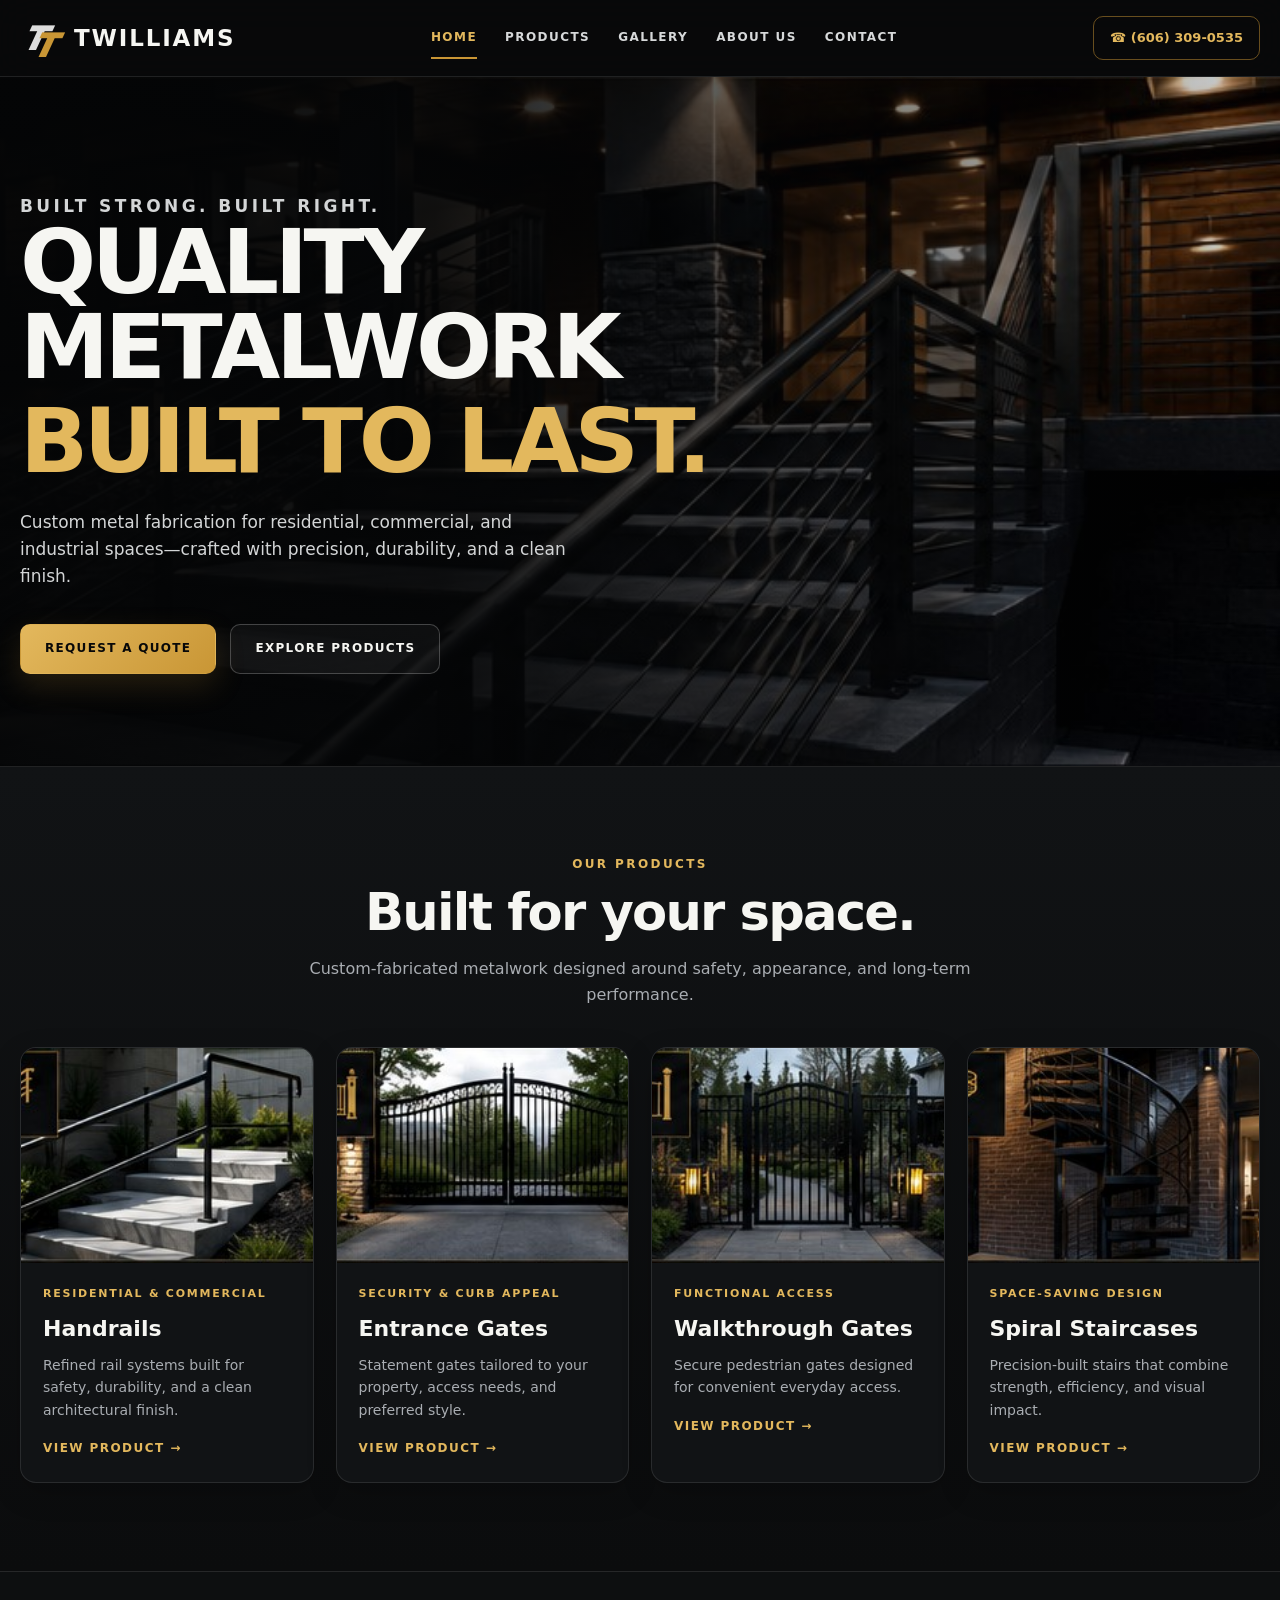
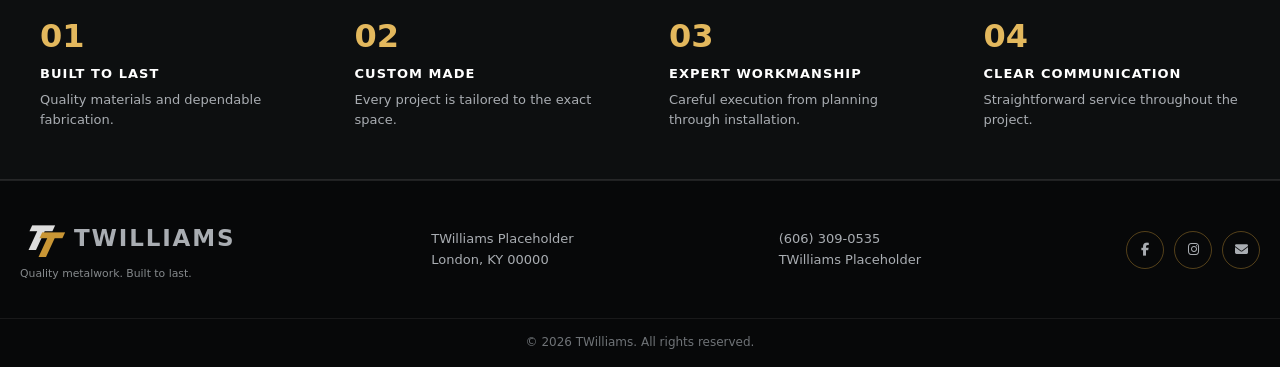
<file: index.html>
<!doctype html>
<html lang="en">

<head>
    <meta charset="utf-8">
    <meta name="viewport" content="width=device-width,initial-scale=1">
    <meta name="description"
        content="TWilliams custom metal fabrication for handrails, gates, and spiral staircases.">

    <title>TWilliams | Custom Metalwork</title>

    <link rel="stylesheet" href="styles.css">

    <!-- Font Awesome Icons -->
    <link rel="stylesheet"
        href="https://cdnjs.cloudflare.com/ajax/libs/font-awesome/6.7.2/css/all.min.css">
</head>

<body>

<header class="site-header">
    <div class="container nav-row">

        <a class="brand" href="index.html">
            <span class="brand-mark"></span>TWILLIAMS
        </a>

        <nav class="nav-links" id="navLinks">
            <a class="active" href="index.html">Home</a>
            <a href="products.html">Products</a>
            <a href="gallery.html">Gallery</a>
            <a href="about.html">About Us</a>
            <a href="contact.html">Contact</a>
        </nav>

        <a class="phone" href="tel:6063090535">
            ☎ (606) 309-0535
        </a>

        <button class="menu-btn" id="menuBtn" aria-expanded="false">
            Menu
        </button>

    </div>
</header>

<main>

<section class="hero">
    <div class="container">

        <div class="hero-content">

            <p class="eyebrow">
                Built Strong. Built Right.
            </p>

            <h1>
                Quality Metalwork
                <span>Built to Last.</span>
            </h1>

            <p>
                Custom metal fabrication for residential, commercial,
                and industrial spaces—crafted with precision,
                durability, and a clean finish.
            </p>

            <div class="actions">
                <a class="btn btn-primary" href="contact.html">
                    Request a Quote
                </a>

                <a class="btn btn-secondary" href="products.html">
                    Explore Products
                </a>
            </div>

        </div>

    </div>
</section>

<section class="services-section section">

<div class="container">

<div class="section-head">

<p class="eyebrow">
Our Products
</p>

<h2 class="section-title">
Built for your space.
</h2>

<p class="section-copy">
Custom-fabricated metalwork designed around safety,
appearance, and long-term performance.
</p>

</div>

<div class="service-grid">

<article class="service-card">

<div class="service-image">
<img src="assets/handrails.jpg" alt="Modern custom metal handrail">
</div>

<div class="service-body">

<div class="service-kicker">
Residential & Commercial
</div>

<h3>Handrails</h3>

<p>
Refined rail systems built for safety,
durability, and a clean architectural finish.
</p>

<a class="text-link" href="products.html#handrails">
View Product →
</a>

</div>

</article>

<article class="service-card">

<div class="service-image">
<img src="assets/entrance-gates.jpg" alt="Decorative custom entrance gate">
</div>

<div class="service-body">

<div class="service-kicker">
Security & Curb Appeal
</div>

<h3>Entrance Gates</h3>

<p>
Statement gates tailored to your property,
access needs, and preferred style.
</p>

<a class="text-link" href="products.html#entrance-gates">
View Product →
</a>

</div>

</article>

<article class="service-card">

<div class="service-image">
<img src="assets/walkthrough-gates.jpg" alt="Custom metal walkthrough gate">
</div>

<div class="service-body">

<div class="service-kicker">
Functional Access
</div>

<h3>Walkthrough Gates</h3>

<p>
Secure pedestrian gates designed
for convenient everyday access.
</p>

<a class="text-link" href="products.html#walkthrough-gates">
View Product →
</a>

</div>

</article>

<article class="service-card">

<div class="service-image">
<img src="assets/spiral-staircases.jpg" alt="Indoor metal spiral staircase">
</div>

<div class="service-body">

<div class="service-kicker">
Space-Saving Design
</div>

<h3>Spiral Staircases</h3>

<p>
Precision-built stairs that combine
strength, efficiency, and visual impact.
</p>

<a class="text-link" href="products.html#spiral-staircases">
View Product →
</a>

</div>

</article>

</div>

</div>

</section>

<section class="benefits">

<div class="container benefit-grid">

<div class="benefit">
<div class="benefit-number">01</div>
<strong>Built to Last</strong>
<p>Quality materials and dependable fabrication.</p>
</div>

<div class="benefit">
<div class="benefit-number">02</div>
<strong>Custom Made</strong>
<p>Every project is tailored to the exact space.</p>
</div>

<div class="benefit">
<div class="benefit-number">03</div>
<strong>Expert Workmanship</strong>
<p>Careful execution from planning through installation.</p>
</div>

<div class="benefit">
<div class="benefit-number">04</div>
<strong>Clear Communication</strong>
<p>Straightforward service throughout the project.</p>
</div>

</div>

</section>

</main>

<footer>

<div class="container footer-row">

<div class="footer-brand">
<a class="brand" href="index.html">
<span class="brand-mark"></span>TWILLIAMS
</a>

<small>
Quality metalwork. Built to last.
</small>
</div>

<div>
TWilliams Placeholder<br>
London, KY 00000
</div>

<div>
(606) 309-0535<br>
TWilliams Placeholder
</div>

<div class="socials">

<a href="https://www.facebook.com"
target="_blank"
rel="noopener noreferrer"
aria-label="Facebook">

<i class="fab fa-facebook-f"></i>

</a>

<a href="https://www.instagram.com"
target="_blank"
rel="noopener noreferrer"
aria-label="Instagram">

<i class="fab fa-instagram"></i>

</a>

<a href="mailto:lynked5m@gmail.com"
aria-label="Email">

<i class="fas fa-envelope"></i>

</a>

</div>

</div>

<div class="copyright">
© 2026 TWilliams. All rights reserved.
</div>

</footer>

<script src="script.js"></script>

</body>
</html>
</file>
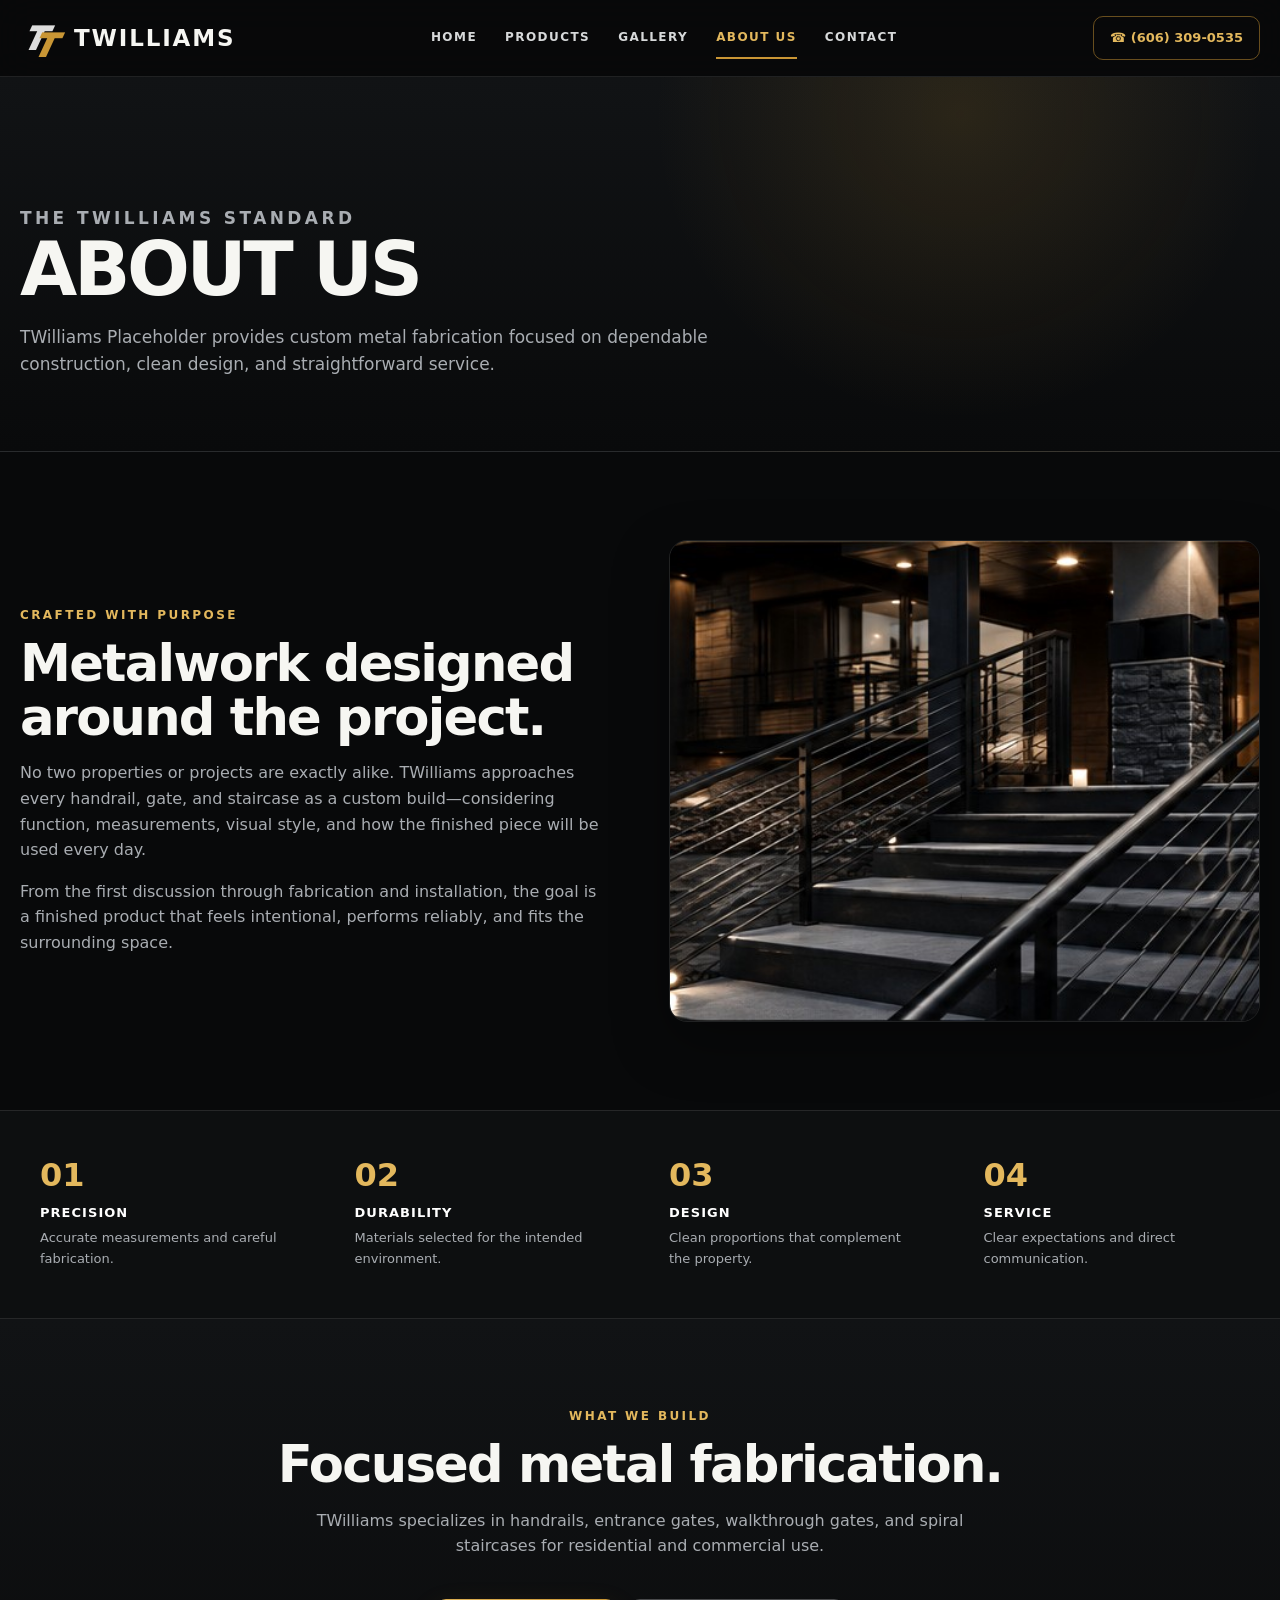
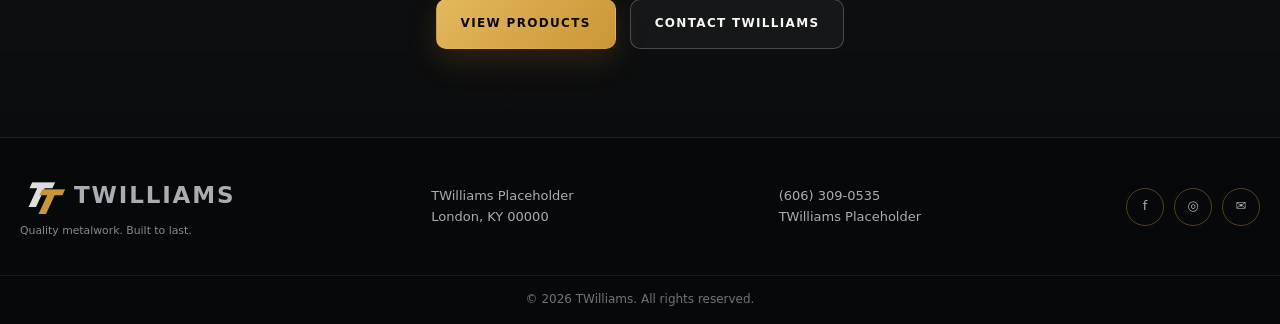
<file: about.html>
<!doctype html><html lang="en"><head><meta charset="utf-8"><meta name="viewport" content="width=device-width,initial-scale=1"><title>About Us | TWilliams</title><link rel="stylesheet" href="styles.css"></head><body>
<header class="site-header"><div class="container nav-row"><a class="brand" href="index.html"><span class="brand-mark"></span>TWILLIAMS</a><nav class="nav-links" id="navLinks"><a href="index.html">Home</a><a href="products.html">Products</a><a href="gallery.html">Gallery</a><a class="active" href="about.html">About Us</a><a href="contact.html">Contact</a></nav><a class="phone" href="tel:6063090535">☎ (606) 309-0535</a><button class="menu-btn" id="menuBtn">Menu</button></div></header>
<main><section class="page-hero"><div class="container"><p class="eyebrow">The TWilliams Standard</p><h1>About Us</h1><p>TWilliams Placeholder provides custom metal fabrication focused on dependable construction, clean design, and straightforward service.</p></div></section>
<section class="section"><div class="container split"><div><p class="eyebrow">Crafted With Purpose</p><h2 class="section-title">Metalwork designed around the project.</h2><p class="section-copy">No two properties or projects are exactly alike. TWilliams approaches every handrail, gate, and staircase as a custom build—considering function, measurements, visual style, and how the finished piece will be used every day.</p><p class="section-copy">From the first discussion through fabrication and installation, the goal is a finished product that feels intentional, performs reliably, and fits the surrounding space.</p></div><div class="split-image"><img src="assets/hero.jpg" alt="Custom exterior metal railing"></div></div></section>
<section class="benefits"><div class="container benefit-grid"><div class="benefit"><div class="benefit-number">01</div><strong>Precision</strong><p>Accurate measurements and careful fabrication.</p></div><div class="benefit"><div class="benefit-number">02</div><strong>Durability</strong><p>Materials selected for the intended environment.</p></div><div class="benefit"><div class="benefit-number">03</div><strong>Design</strong><p>Clean proportions that complement the property.</p></div><div class="benefit"><div class="benefit-number">04</div><strong>Service</strong><p>Clear expectations and direct communication.</p></div></div></section>
<section class="section services-section"><div class="container"><div class="section-head"><p class="eyebrow">What We Build</p><h2 class="section-title">Focused metal fabrication.</h2><p class="section-copy">TWilliams specializes in handrails, entrance gates, walkthrough gates, and spiral staircases for residential and commercial use.</p></div><div class="actions" style="justify-content:center"><a class="btn btn-primary" href="products.html">View Products</a><a class="btn btn-secondary" href="contact.html">Contact TWilliams</a></div></div></section></main>
<footer><div class="container footer-row"><div class="footer-brand"><a class="brand" href="index.html"><span class="brand-mark"></span>TWILLIAMS</a><small>Quality metalwork. Built to last.</small></div><div>TWilliams Placeholder<br>London, KY 00000</div><div>(606) 309-0535<br>TWilliams Placeholder</div><div class="socials"><a href="#">f</a><a href="#">◎</a><a href="mailto:lynked5m@gmail.com">✉</a></div></div><div class="copyright">© 2026 TWilliams. All rights reserved.</div></footer><script src="script.js"></script></body></html>
</file>
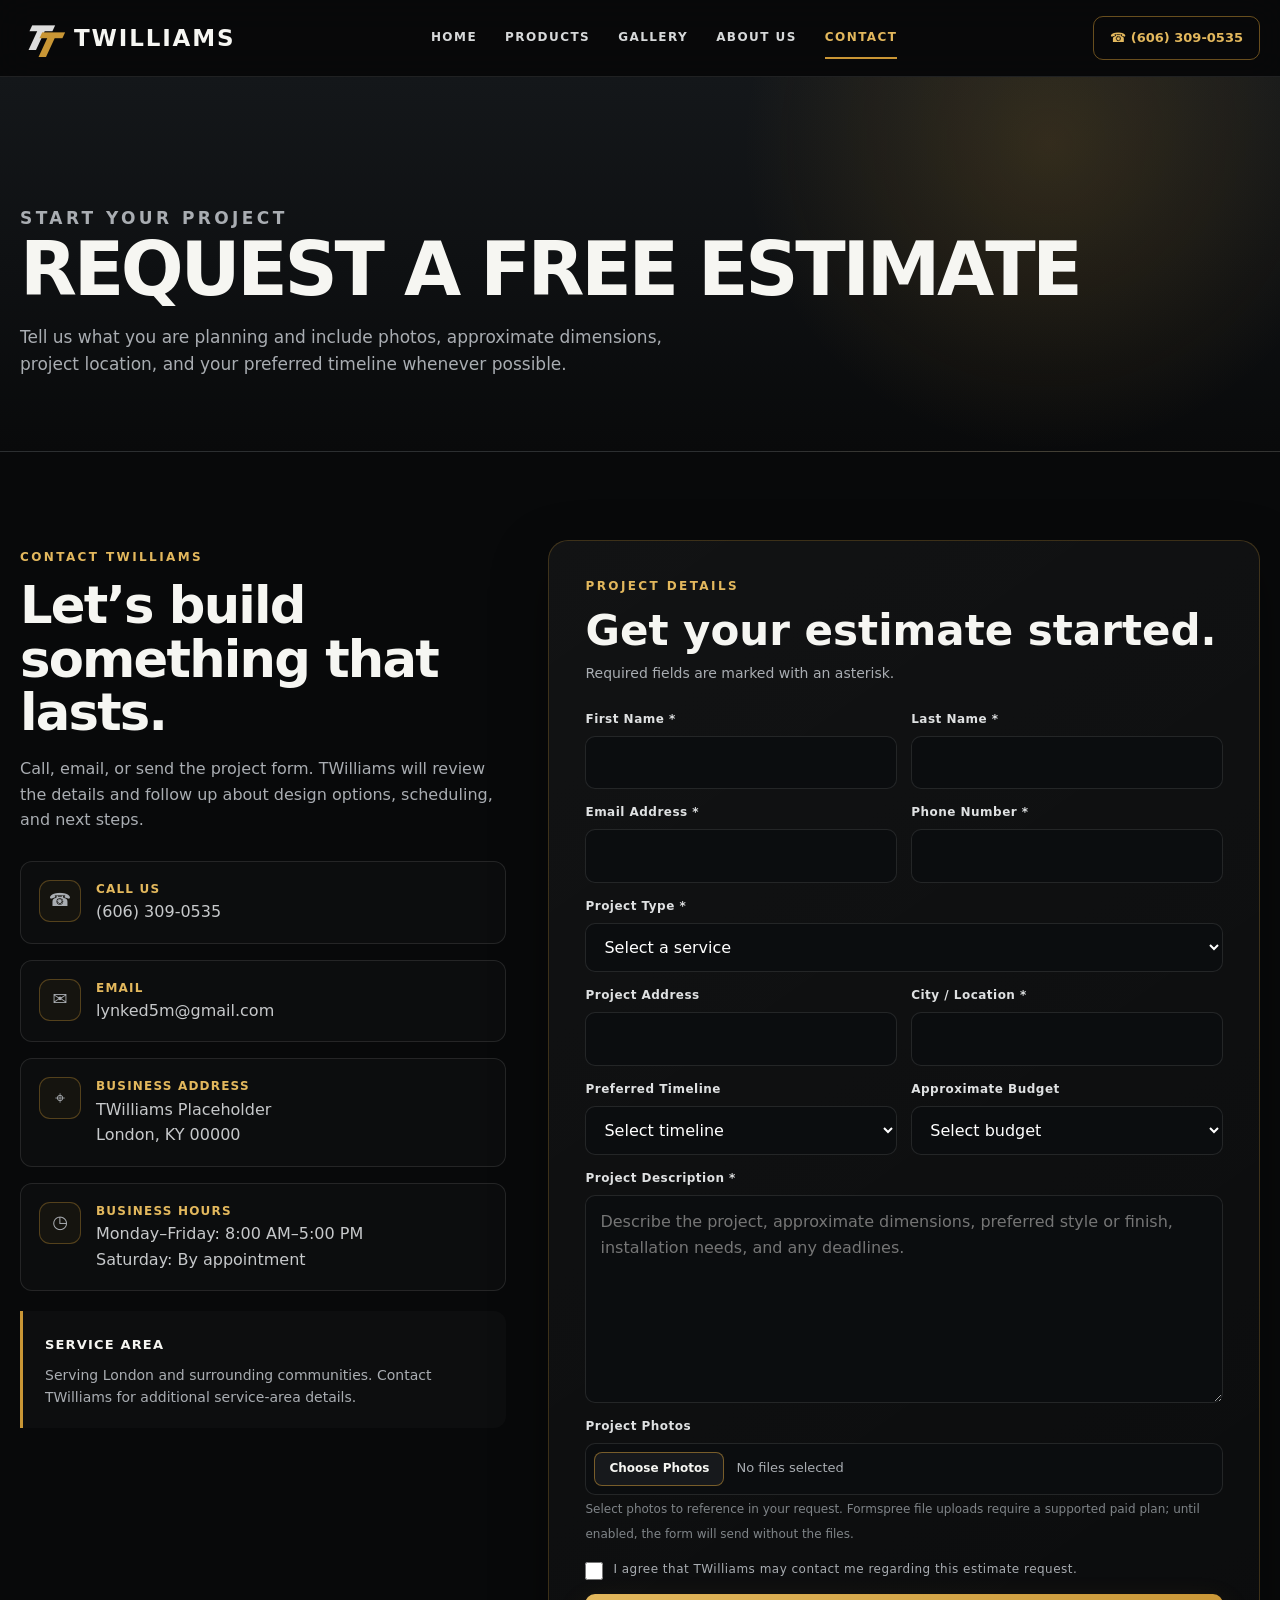
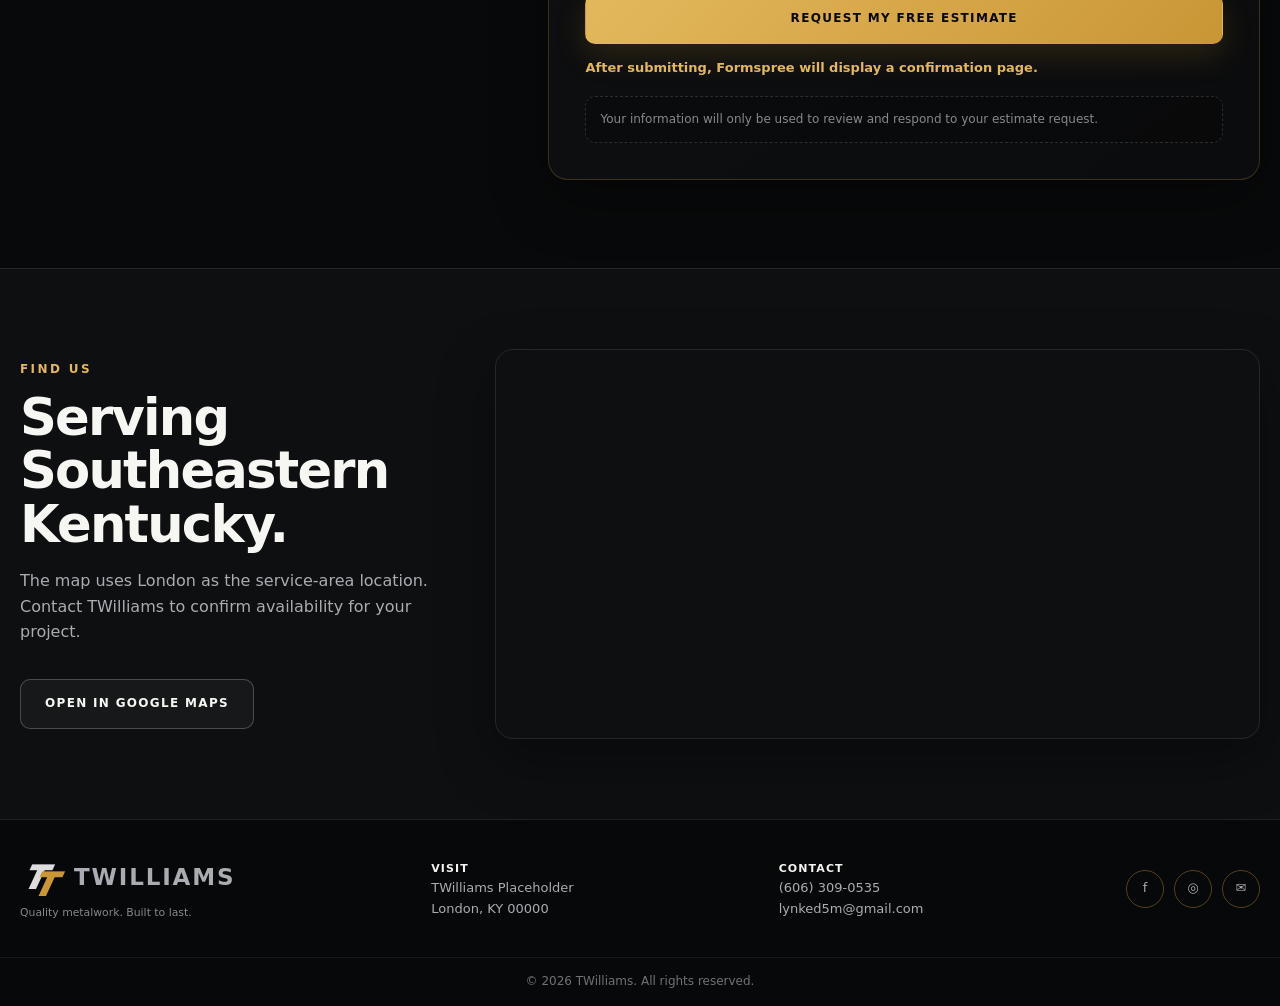
<file: contact.html>
<!doctype html>
<html lang="en">
<head>
  <meta charset="utf-8">
  <meta name="viewport" content="width=device-width, initial-scale=1">
  <meta name="description" content="Request a custom metalwork estimate from TWilliams for handrails, entrance gates, walkthrough gates, spiral staircases, and custom fabrication projects.">
  <title>Contact & Free Estimate | TWilliams</title>
  <link rel="stylesheet" href="styles.css">
</head>
<body>
<header class="site-header">
  <div class="container nav-row">
    <a class="brand" href="index.html"><span class="brand-mark"></span>TWILLIAMS</a>
    <nav class="nav-links" id="navLinks" aria-label="Primary navigation">
      <a href="index.html">Home</a>
      <a href="products.html">Products</a>
      <a href="gallery.html">Gallery</a>
      <a href="about.html">About Us</a>
      <a class="active" href="contact.html">Contact</a>
    </nav>
    <a class="phone" href="tel:6063090535">☎ (606) 309-0535</a>
    <button class="menu-btn" id="menuBtn" type="button" aria-expanded="false" aria-controls="navLinks">Menu</button>
  </div>
</header>

<main>
  <section class="page-hero contact-hero">
    <div class="container">
      <p class="eyebrow">Start Your Project</p>
      <h1>Request a Free Estimate</h1>
      <p>Tell us what you are planning and include photos, approximate dimensions, project location, and your preferred timeline whenever possible.</p>
    </div>
  </section>

  <section class="section">
    <div class="container contact-layout">
      <aside class="contact-panel">
        <p class="eyebrow">Contact TWilliams</p>
        <h2 class="section-title">Let’s build something that lasts.</h2>
        <p class="section-copy">Call, email, or send the project form. TWilliams will review the details and follow up about design options, scheduling, and next steps.</p>

        <div class="contact-stack">
          <a class="contact-card contact-link" href="tel:6063090535"><span class="contact-icon">☎</span><span><strong>Call Us</strong><span>(606) 309-0535</span></span></a>
          <a class="contact-card contact-link" href="mailto:lynked5m@gmail.com"><span class="contact-icon">✉</span><span><strong>Email</strong><span>lynked5m@gmail.com</span></span></a>
          <div class="contact-card contact-link"><span class="contact-icon">⌖</span><span><strong>Business Address</strong><span>TWilliams Placeholder<br>London, KY 00000</span></span></div>
          <div class="contact-card contact-link"><span class="contact-icon">◷</span><span><strong>Business Hours</strong><span>Monday–Friday: 8:00 AM–5:00 PM<br>Saturday: By appointment</span></span></div>
        </div>

        <div class="service-area">
          <strong>Service Area</strong>
          <p>Serving London and surrounding communities. Contact TWilliams for additional service-area details.</p>
        </div>
      </aside>

      <div class="form-card">
        <div class="form-heading">
          <p class="eyebrow">Project Details</p>
          <h2>Get your estimate started.</h2>
          <p>Required fields are marked with an asterisk.</p>
        </div>

        <form class="quote-form" id="quoteForm" action="https://formspree.io/f/xzdnerod" method="POST">
          <label><span>First Name *</span><input type="text" name="firstName" autocomplete="given-name" required></label>
          <label><span>Last Name *</span><input type="text" name="lastName" autocomplete="family-name" required></label>
          <label><span>Email Address *</span><input type="email" name="email" autocomplete="email" required></label>
          <label><span>Phone Number *</span><input type="tel" name="phone" autocomplete="tel" required></label>

          <label class="full"><span>Project Type *</span>
            <select name="projectType" required>
              <option value="">Select a service</option>
              <option value="Handrails">Handrails</option>
              <option value="Entrance Gates">Entrance Gates</option>
              <option value="Walkthrough Gates">Walkthrough Gates</option>
              <option value="Spiral Staircases">Spiral Staircases</option>
              <option value="Other Custom Metalwork">Other Custom Metalwork</option>
            </select>
          </label>

          <label><span>Project Address</span><input type="text" name="address" autocomplete="street-address"></label>
          <label><span>City / Location *</span><input type="text" name="location" autocomplete="address-level2" required></label>

          <label><span>Preferred Timeline</span>
            <select name="timeline">
              <option value="">Select timeline</option>
              <option>As soon as possible</option>
              <option>Within 1 month</option>
              <option>Within 2–3 months</option>
              <option>Within 3–6 months</option>
              <option>Planning / researching</option>
            </select>
          </label>

          <label><span>Approximate Budget</span>
            <select name="budget">
              <option value="">Select budget</option>
              <option>Under $2,500</option>
              <option>$2,500–$5,000</option>
              <option>$5,000–$10,000</option>
              <option>$10,000+</option>
              <option>Not sure yet</option>
            </select>
          </label>

          <label class="full"><span>Project Description *</span><textarea name="details" rows="7" placeholder="Describe the project, approximate dimensions, preferred style or finish, installation needs, and any deadlines." required></textarea></label>

          <div class="full upload-field">
            <span class="upload-title">Project Photos</span>
            <input id="attachment" class="upload-input" type="file" accept="image/png,image/jpeg,image/webp" multiple>
            <div class="upload-control">
              <label class="upload-button" for="attachment">Choose Photos</label>
              <span id="uploadSummary" class="upload-summary">No files selected</span>
            </div>
            <div id="selectedFiles" class="selected-files" aria-live="polite"></div>
            <small>Select photos to reference in your request. Formspree file uploads require a supported paid plan; until enabled, the form will send without the files.</small>
          </div>

          <div class="form-honeypot" aria-hidden="true">
            <label>Leave this field empty<input type="text" name="_gotcha" tabindex="-1" autocomplete="off"></label>
          </div>
          <input type="hidden" name="_subject" value="New TWilliams Quote Request">
          <input type="hidden" name="formName" value="TWilliams Free Estimate Form">
          <input type="hidden" id="photoNote" name="photoNote" value="No project photos were selected.">

          <label class="consent full"><input type="checkbox" name="contactConsent" value="Agreed" required><span>I agree that TWilliams may contact me regarding this estimate request.</span></label>
          <button class="btn btn-primary full" type="submit">Request My Free Estimate</button>
          <p class="form-status full" id="formStatus" role="status" aria-live="polite">After submitting, Formspree will display a confirmation page.</p>
          <p class="form-note full">Your information will only be used to review and respond to your estimate request.</p>
        </form>
      </div>
    </div>
  </section>

  <section class="map-section">
    <div class="container map-grid">
      <div>
        <p class="eyebrow">Find Us</p>
        <h2 class="section-title">Serving Southeastern Kentucky.</h2>
        <p class="section-copy">The map uses London as the service-area location. Contact TWilliams to confirm availability for your project.</p>
        <div class="actions"><a class="btn btn-secondary" href="https://www.google.com/maps/search/?api=1&query=London%2C+KY" target="_blank" rel="noopener noreferrer">Open in Google Maps</a></div>
      </div>
      <div class="map-frame"><iframe title="TWilliams service area map" loading="lazy" referrerpolicy="no-referrer-when-downgrade" src="https://www.google.com/maps?q=London%2C%20KY&output=embed"></iframe></div>
    </div>
  </section>
</main>

<a class="mobile-call" href="tel:6063090535">☎ Call TWilliams</a>

<footer>
  <div class="container footer-row">
    <div class="footer-brand"><a class="brand" href="index.html"><span class="brand-mark"></span>TWILLIAMS</a><small>Quality metalwork. Built to last.</small></div>
    <div><strong>Visit</strong><br>TWilliams Placeholder<br>London, KY 00000</div>
    <div><strong>Contact</strong><br><a href="tel:6063090535">(606) 309-0535</a><br><a href="mailto:lynked5m@gmail.com">lynked5m@gmail.com</a></div>
    <div class="socials"><a href="#" aria-label="Facebook">f</a><a href="#" aria-label="Instagram">◎</a><a href="mailto:lynked5m@gmail.com" aria-label="Email TWilliams">✉</a></div>
  </div>
  <div class="copyright">© 2026 TWilliams. All rights reserved.</div>
</footer>
<script src="script.js"></script>
</body>
</html>
</file>
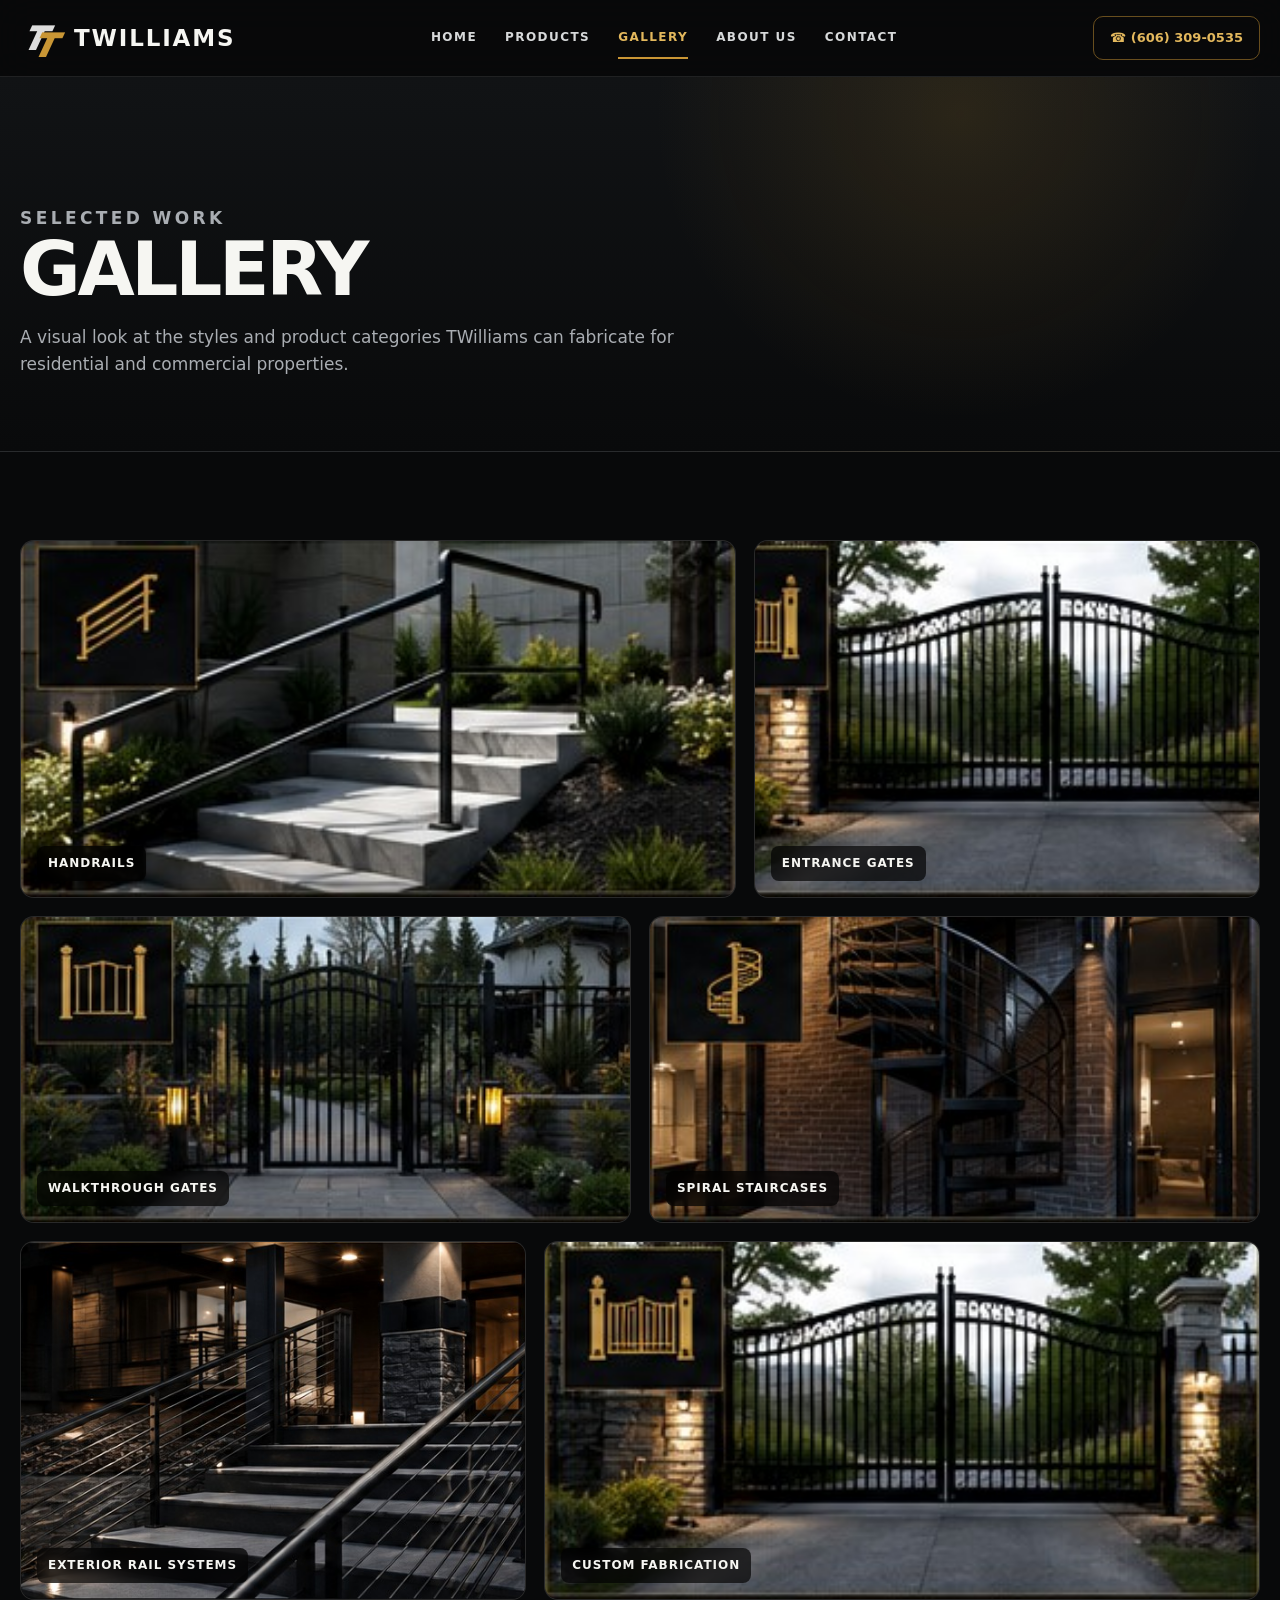
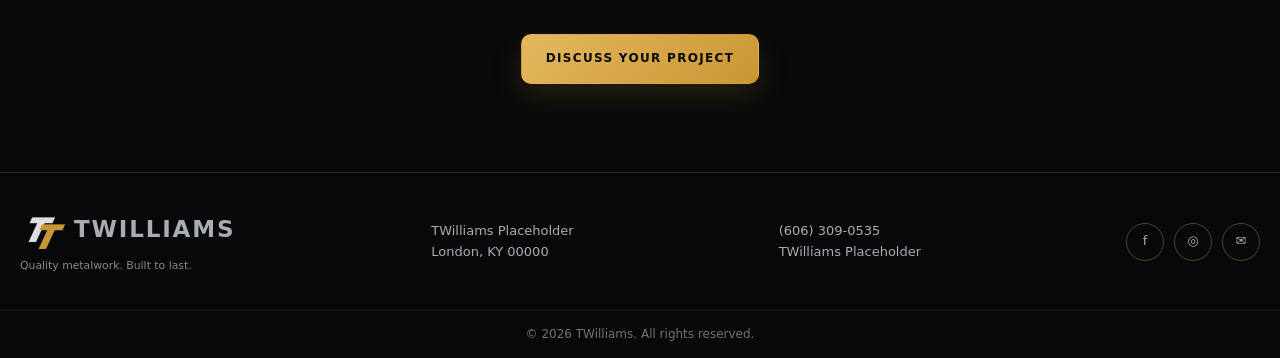
<file: gallery.html>
<!doctype html><html lang="en"><head><meta charset="utf-8"><meta name="viewport" content="width=device-width,initial-scale=1"><title>Gallery | TWilliams</title><link rel="stylesheet" href="styles.css"></head><body>
<header class="site-header"><div class="container nav-row"><a class="brand" href="index.html"><span class="brand-mark"></span>TWILLIAMS</a><nav class="nav-links" id="navLinks"><a href="index.html">Home</a><a href="products.html">Products</a><a class="active" href="gallery.html">Gallery</a><a href="about.html">About Us</a><a href="contact.html">Contact</a></nav><a class="phone" href="tel:6063090535">☎ (606) 309-0535</a><button class="menu-btn" id="menuBtn">Menu</button></div></header>
<main><section class="page-hero"><div class="container"><p class="eyebrow">Selected Work</p><h1>Gallery</h1><p>A visual look at the styles and product categories TWilliams can fabricate for residential and commercial properties.</p></div></section>
<section class="section"><div class="container"><div class="gallery-grid"><div class="gallery-item"><img src="assets/handrails.jpg" alt="Modern metal handrail"><span class="gallery-label">Handrails</span></div><div class="gallery-item"><img src="assets/entrance-gates.jpg" alt="Decorative entrance gate"><span class="gallery-label">Entrance Gates</span></div><div class="gallery-item"><img src="assets/walkthrough-gates.jpg" alt="Walkthrough gate"><span class="gallery-label">Walkthrough Gates</span></div><div class="gallery-item"><img src="assets/spiral-staircases.jpg" alt="Spiral staircase"><span class="gallery-label">Spiral Staircases</span></div><div class="gallery-item"><img src="assets/hero.jpg" alt="Exterior metal railing project"><span class="gallery-label">Exterior Rail Systems</span></div><div class="gallery-item"><img src="assets/entrance-gates.jpg" alt="Custom property gate"><span class="gallery-label">Custom Fabrication</span></div></div><div class="actions" style="justify-content:center"><a class="btn btn-primary" href="contact.html">Discuss Your Project</a></div></div></section></main>
<footer><div class="container footer-row"><div class="footer-brand"><a class="brand" href="index.html"><span class="brand-mark"></span>TWILLIAMS</a><small>Quality metalwork. Built to last.</small></div><div>TWilliams Placeholder<br>London, KY 00000</div><div>(606) 309-0535<br>TWilliams Placeholder</div><div class="socials"><a href="#">f</a><a href="#">◎</a><a href="mailto:lynked5m@gmail.com">✉</a></div></div><div class="copyright">© 2026 TWilliams. All rights reserved.</div></footer><script src="script.js"></script></body></html>
</file>
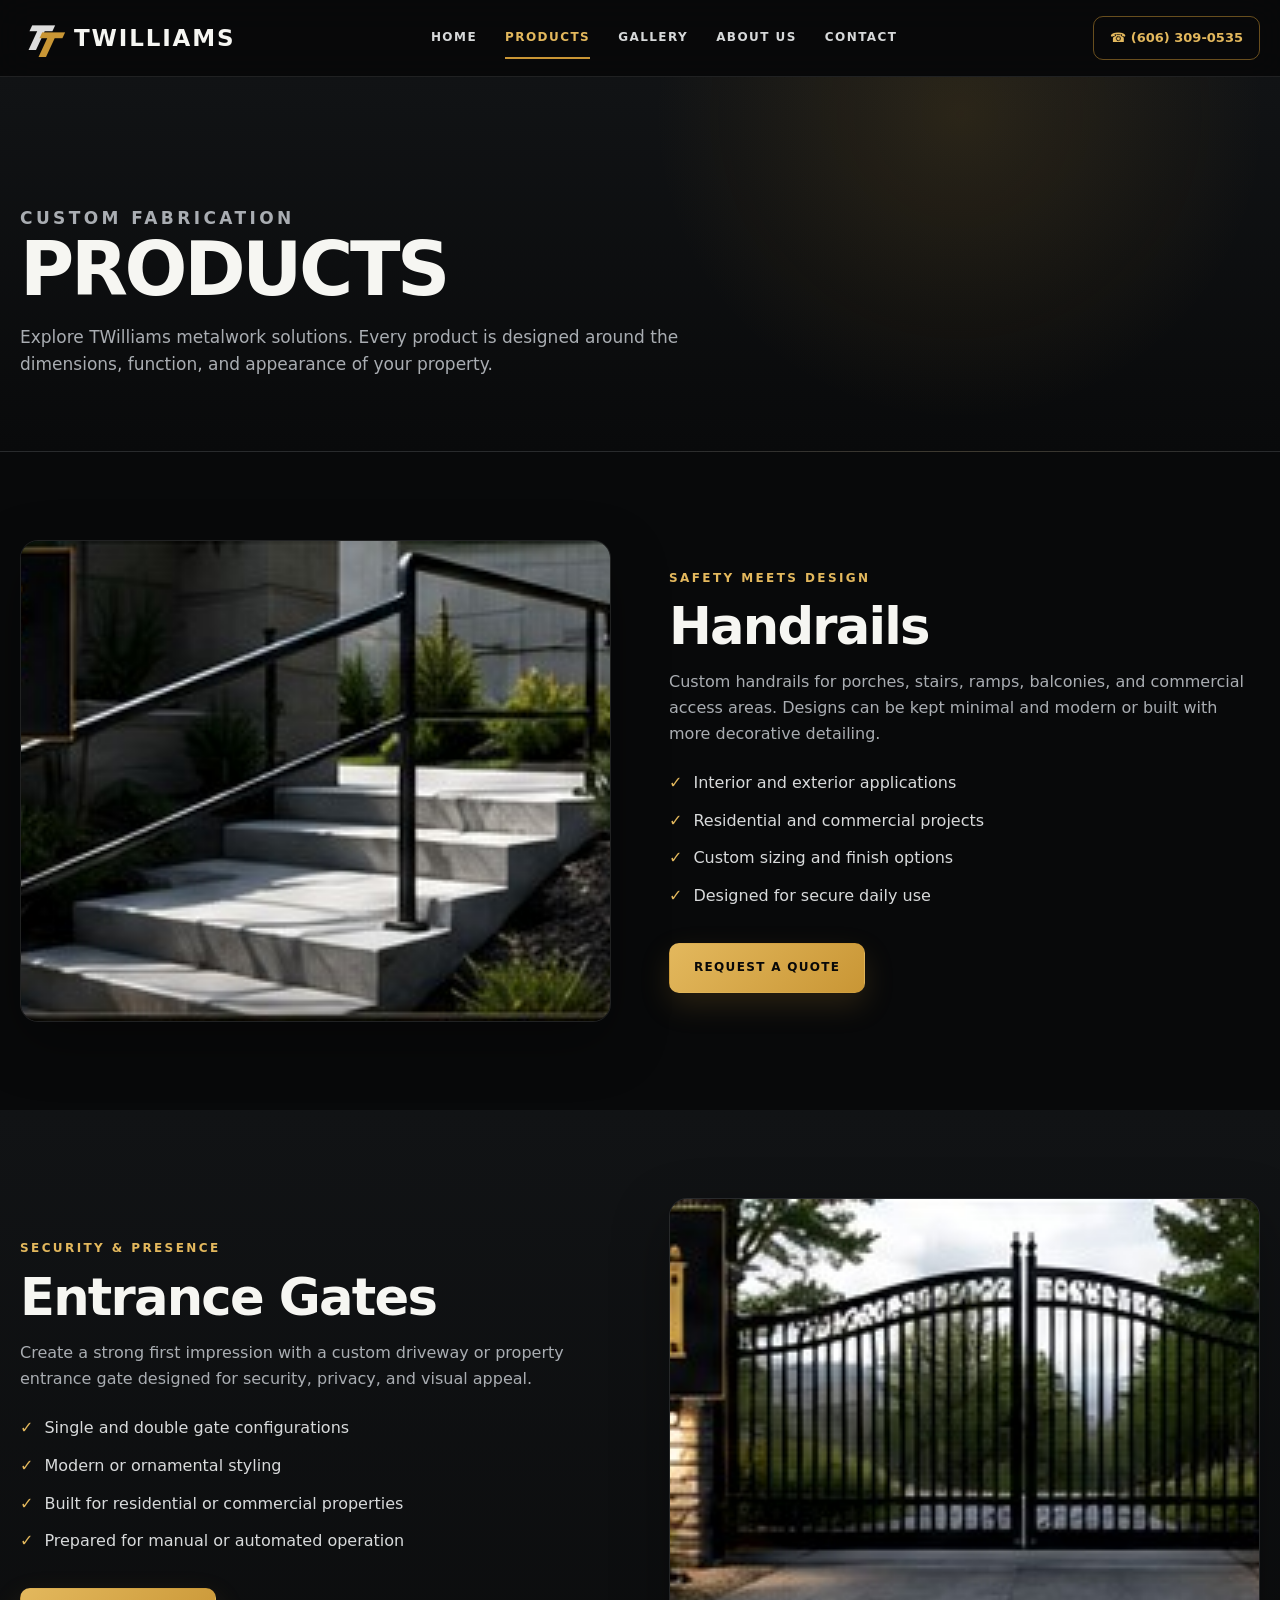
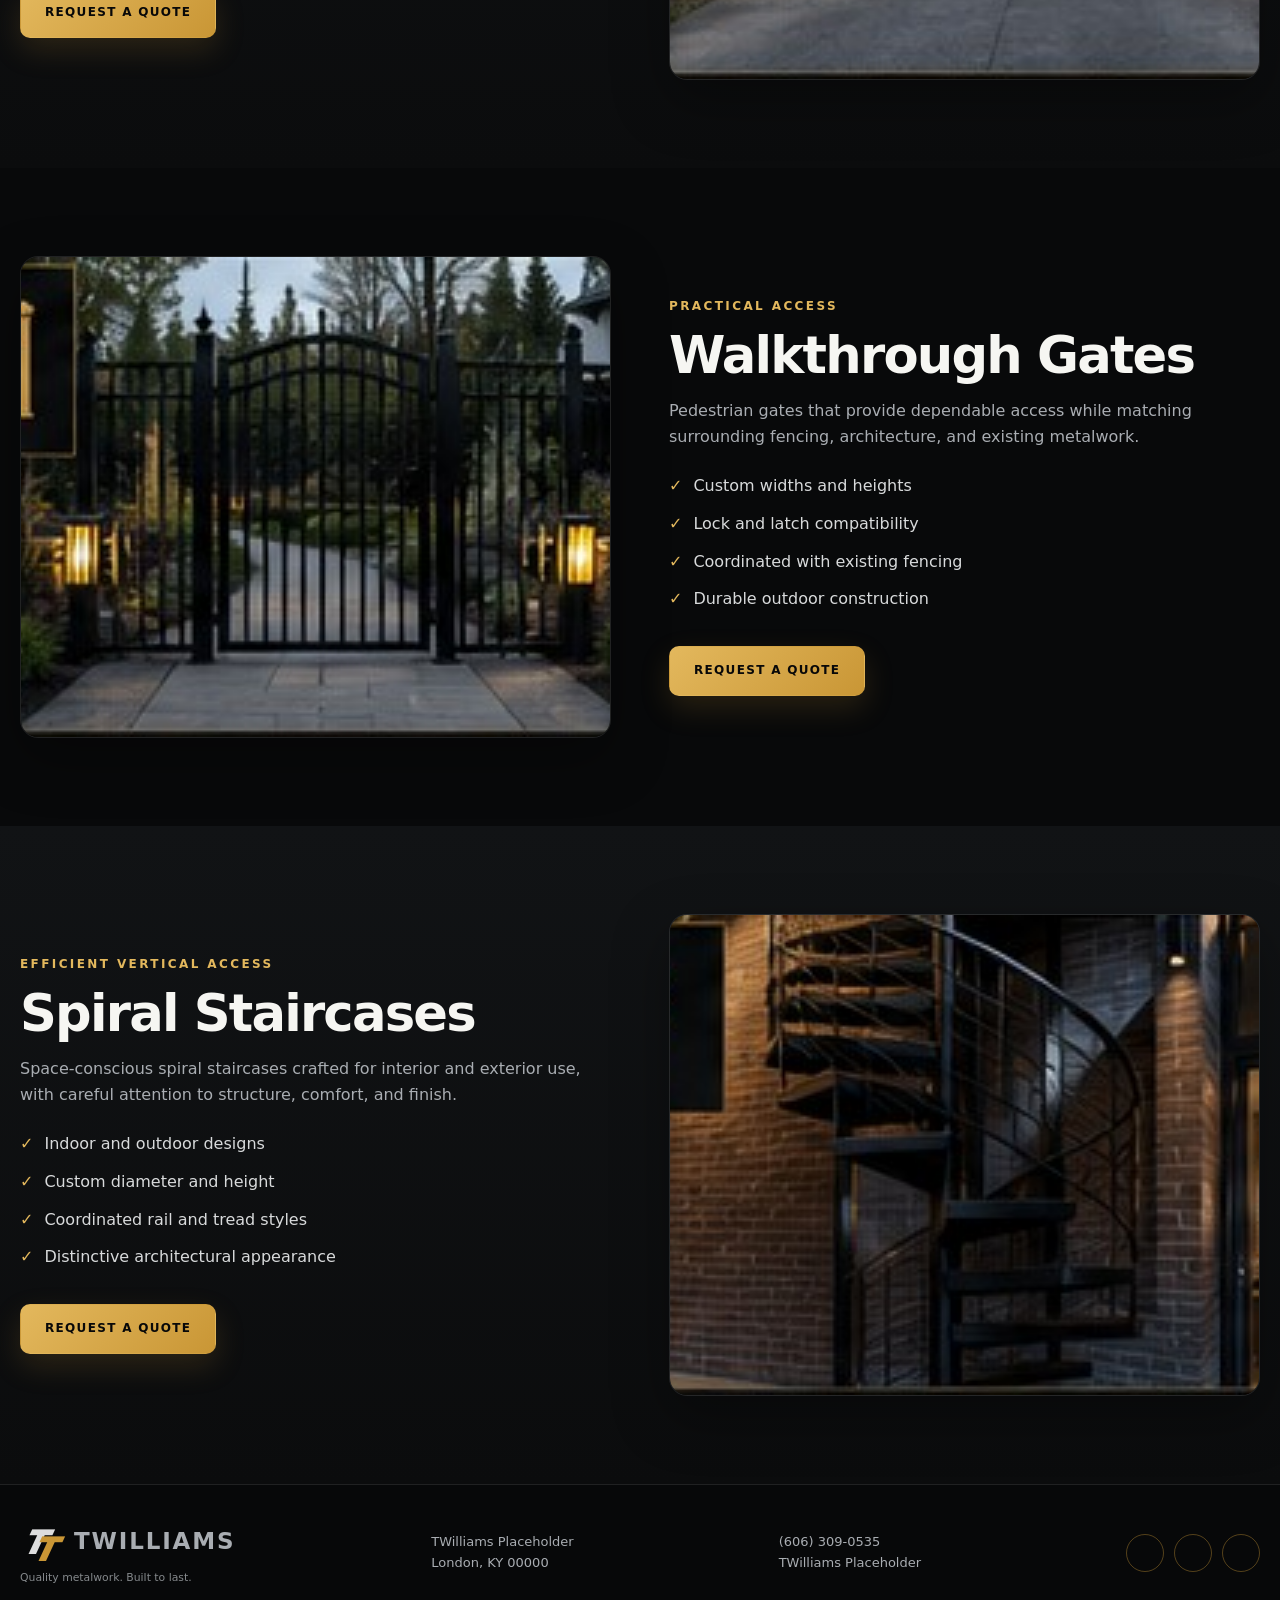
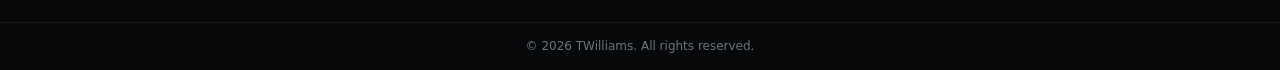
<file: products.html>
<!doctype html><html lang="en"><head><meta charset="utf-8"><meta name="viewport" content="width=device-width,initial-scale=1"><title>Products | TWilliams</title><link rel="stylesheet" href="styles.css"></head><body>
<header class="site-header"><div class="container nav-row"><a class="brand" href="index.html"><span class="brand-mark"></span>TWILLIAMS</a><nav class="nav-links" id="navLinks"><a href="index.html">Home</a><a class="active" href="products.html">Products</a><a href="gallery.html">Gallery</a><a href="about.html">About Us</a><a href="contact.html">Contact</a></nav><a class="phone" href="tel:6063090535">☎ (606) 309-0535</a><button class="menu-btn" id="menuBtn">Menu</button></div></header>
<main><section class="page-hero"><div class="container"><p class="eyebrow">Custom Fabrication</p><h1>Products</h1><p>Explore TWilliams metalwork solutions. Every product is designed around the dimensions, function, and appearance of your property.</p></div></section>
<section class="section" id="handrails"><div class="container split"><div class="split-image"><img src="assets/handrails.jpg" alt="Custom metal handrail installation"></div><div><p class="eyebrow">Safety Meets Design</p><h2 class="section-title">Handrails</h2><p class="section-copy">Custom handrails for porches, stairs, ramps, balconies, and commercial access areas. Designs can be kept minimal and modern or built with more decorative detailing.</p><ul class="check-list"><li>Interior and exterior applications</li><li>Residential and commercial projects</li><li>Custom sizing and finish options</li><li>Designed for secure daily use</li></ul><div class="actions"><a class="btn btn-primary" href="contact.html">Request a Quote</a></div></div></div></section>
<section class="section services-section" id="entrance-gates"><div class="container split"><div><p class="eyebrow">Security & Presence</p><h2 class="section-title">Entrance Gates</h2><p class="section-copy">Create a strong first impression with a custom driveway or property entrance gate designed for security, privacy, and visual appeal.</p><ul class="check-list"><li>Single and double gate configurations</li><li>Modern or ornamental styling</li><li>Built for residential or commercial properties</li><li>Prepared for manual or automated operation</li></ul><div class="actions"><a class="btn btn-primary" href="contact.html">Request a Quote</a></div></div><div class="split-image"><img src="assets/entrance-gates.jpg" alt="Decorative metal entrance gate"></div></div></section>
<section class="section" id="walkthrough-gates"><div class="container split"><div class="split-image"><img src="assets/walkthrough-gates.jpg" alt="Metal pedestrian walkthrough gate"></div><div><p class="eyebrow">Practical Access</p><h2 class="section-title">Walkthrough Gates</h2><p class="section-copy">Pedestrian gates that provide dependable access while matching surrounding fencing, architecture, and existing metalwork.</p><ul class="check-list"><li>Custom widths and heights</li><li>Lock and latch compatibility</li><li>Coordinated with existing fencing</li><li>Durable outdoor construction</li></ul><div class="actions"><a class="btn btn-primary" href="contact.html">Request a Quote</a></div></div></div></section>
<section class="section services-section" id="spiral-staircases"><div class="container split"><div><p class="eyebrow">Efficient Vertical Access</p><h2 class="section-title">Spiral Staircases</h2><p class="section-copy">Space-conscious spiral staircases crafted for interior and exterior use, with careful attention to structure, comfort, and finish.</p><ul class="check-list"><li>Indoor and outdoor designs</li><li>Custom diameter and height</li><li>Coordinated rail and tread styles</li><li>Distinctive architectural appearance</li></ul><div class="actions"><a class="btn btn-primary" href="contact.html">Request a Quote</a></div></div><div class="split-image"><img src="assets/spiral-staircases.jpg" alt="Custom metal spiral staircase"></div></div></section></main>
<footer><div class="container footer-row"><div class="footer-brand"><a class="brand" href="index.html"><span class="brand-mark"></span>TWILLIAMS</a><small>Quality metalwork. Built to last.</small></div><div>TWilliams Placeholder<br>London, KY 00000</div><div>(606) 309-0535<br>TWilliams Placeholder</div><div class="socials">

<a href="https://www.facebook.com"
target="_blank"
rel="noopener noreferrer"
aria-label="Facebook">

<i class="fab fa-facebook-f"></i>

</a>

<a href="https://www.instagram.com"
target="_blank"
rel="noopener noreferrer"
aria-label="Instagram">

<i class="fab fa-instagram"></i>

</a>

<a href="mailto:lynked5m@gmail.com"
aria-label="Email">

<i class="fas fa-envelope"></i>

</a>

</div>

</div>

<div class="copyright">
© 2026 TWilliams. All rights reserved.
</div>

</footer>

<script src="script.js"></script>

</body>
</html>
</file>
<file: styles.css>
:root{
  --bg:#08090a;--panel:#111315;--panel-2:#17191c;--text:#f6f6f2;--muted:#a9adb2;
  --gold:#c99635;--gold-light:#e3b85d;--line:rgba(255,255,255,.10);--max:1240px;
  --radius:16px;--shadow:0 20px 55px rgba(0,0,0,.34)
}
*{box-sizing:border-box}html{scroll-behavior:smooth}body{margin:0;background:var(--bg);color:var(--text);font-family:Inter,ui-sans-serif,system-ui,-apple-system,BlinkMacSystemFont,"Segoe UI",Arial,sans-serif;line-height:1.6}a{color:inherit;text-decoration:none}img{display:block;width:100%;max-width:100%}button,input,select,textarea{font:inherit}.container{width:min(var(--max),calc(100% - 40px));margin:auto}.section{padding:88px 0}.eyebrow{margin:0 0 12px;color:var(--gold-light);font-size:12px;font-weight:800;letter-spacing:.2em;text-transform:uppercase}.section-title{margin:0;font-size:clamp(34px,4vw,54px);line-height:1.05;letter-spacing:-.035em}.section-copy{max-width:680px;margin:16px 0 0;color:var(--muted)}
.site-header{position:sticky;top:0;z-index:50;background:rgba(8,9,10,.88);backdrop-filter:blur(18px);border-bottom:1px solid var(--line)}.nav-row{height:76px;display:flex;align-items:center;justify-content:space-between;gap:28px}.brand{display:flex;align-items:center;gap:12px;font-size:23px;font-weight:900;letter-spacing:.08em}.brand-mark{position:relative;width:42px;height:42px}.brand-mark:before,.brand-mark:after{content:"T";position:absolute;inset:0;display:grid;place-items:center;font-size:32px;font-weight:1000;font-style:italic}.brand-mark:before{color:#ddd;transform:translate(-5px,-3px) skew(-12deg)}.brand-mark:after{color:var(--gold);transform:translate(5px,4px) skew(-12deg)}.nav-links{display:flex;align-items:center;gap:28px;font-size:12px;font-weight:800;letter-spacing:.12em;text-transform:uppercase}.nav-links a{position:relative;padding:29px 0;color:#d7d9da}.nav-links a:after{content:"";position:absolute;left:0;right:100%;bottom:18px;height:2px;background:var(--gold);transition:.2s}.nav-links a:hover,.nav-links a.active{color:var(--gold-light)}.nav-links a:hover:after,.nav-links a.active:after{right:0}.phone{display:inline-flex;align-items:center;gap:9px;padding:11px 16px;border:1px solid rgba(201,150,53,.5);border-radius:10px;color:var(--gold-light);font-size:13px;font-weight:800}.menu-btn{display:none;background:transparent;border:1px solid var(--line);border-radius:9px;color:#fff;padding:9px 12px;font-weight:800}
.hero{min-height:610px;display:flex;align-items:center;position:relative;overflow:hidden;background:url('assets/hero.jpg') center right/cover no-repeat;border-bottom:1px solid var(--line)}.hero:before{content:"";position:absolute;inset:0;background:linear-gradient(90deg,rgba(4,5,6,.98) 0%,rgba(4,5,6,.92) 34%,rgba(4,5,6,.55) 64%,rgba(4,5,6,.18) 100%)}.hero-content{position:relative;z-index:1;max-width:700px;padding:92px 0}.hero h1{margin:0;font-size:clamp(58px,7vw,92px);line-height:.95;letter-spacing:-.05em;text-transform:uppercase}.hero h1 span{display:block;color:var(--gold-light);margin-top:9px}.hero p{max-width:570px;margin:24px 0 0;color:#d3d5d6;font-size:17px}.actions{display:flex;gap:14px;flex-wrap:wrap;margin-top:34px}.btn{min-height:50px;padding:0 24px;border-radius:10px;display:inline-flex;align-items:center;justify-content:center;border:1px solid transparent;text-transform:uppercase;font-size:12px;font-weight:900;letter-spacing:.11em;cursor:pointer;transition:.2s}.btn-primary{background:linear-gradient(135deg,var(--gold-light),var(--gold));color:#080808;box-shadow:0 12px 30px rgba(201,150,53,.17)}.btn-primary:hover{transform:translateY(-2px);filter:brightness(1.06)}.btn-secondary{border-color:rgba(255,255,255,.22);background:rgba(255,255,255,.04)}.btn-secondary:hover{border-color:var(--gold);color:var(--gold-light)}
.page-hero{padding:110px 0 72px;background:radial-gradient(circle at 75% 10%,rgba(201,150,53,.14),transparent 30%),linear-gradient(180deg,#111315,#090a0b);border-bottom:1px solid var(--line)}.page-hero h1{margin:0;font-size:clamp(46px,6vw,74px);line-height:1;text-transform:uppercase;letter-spacing:-.045em}.page-hero p{max-width:700px;margin:18px 0 0;color:var(--muted);font-size:17px}
.services-section{background:linear-gradient(180deg,#111315,#0b0c0d)}.section-head{text-align:center;margin-bottom:40px}.section-head .section-copy{margin-inline:auto}.service-grid{display:grid;grid-template-columns:repeat(4,1fr);gap:22px}.service-card{background:var(--panel);border:1px solid var(--line);border-radius:var(--radius);overflow:hidden;box-shadow:0 10px 30px rgba(0,0,0,.18);transition:.25s}.service-card:hover{transform:translateY(-5px);border-color:rgba(201,150,53,.55);box-shadow:var(--shadow)}.service-image{height:215px;overflow:hidden;background:#0d0f10}.service-image img{height:100%;object-fit:cover;transition:.4s}.service-card:hover img{transform:scale(1.04)}.service-body{padding:22px}.service-kicker{color:var(--gold-light);font-size:11px;font-weight:800;letter-spacing:.16em;text-transform:uppercase}.service-body h3{margin:8px 0;font-size:22px}.service-body p{margin:0;color:var(--muted);font-size:14px}.text-link{display:inline-flex;gap:8px;margin-top:18px;color:var(--gold-light);font-size:12px;font-weight:900;letter-spacing:.12em;text-transform:uppercase}
.split{display:grid;grid-template-columns:1fr 1fr;gap:58px;align-items:center}.split-image{border-radius:18px;overflow:hidden;border:1px solid var(--line);box-shadow:var(--shadow)}.split-image img{height:480px;object-fit:cover}.check-list{display:grid;gap:12px;margin:24px 0 0;padding:0;list-style:none}.check-list li{display:flex;gap:11px;color:#d8dadb}.check-list li:before{content:"✓";color:var(--gold-light);font-weight:900}
.gallery-grid{display:grid;grid-template-columns:repeat(12,1fr);gap:18px}.gallery-item{position:relative;overflow:hidden;border-radius:14px;border:1px solid var(--line);min-height:270px;background:#111}.gallery-item img{height:100%;object-fit:cover;transition:.35s}.gallery-item:hover img{transform:scale(1.04)}.gallery-item:nth-child(1),.gallery-item:nth-child(6){grid-column:span 7}.gallery-item:nth-child(2),.gallery-item:nth-child(5){grid-column:span 5}.gallery-item:nth-child(3),.gallery-item:nth-child(4){grid-column:span 6}.gallery-label{position:absolute;left:16px;bottom:16px;padding:8px 11px;border-radius:8px;background:rgba(0,0,0,.68);backdrop-filter:blur(8px);font-size:12px;font-weight:800;letter-spacing:.08em;text-transform:uppercase}
.benefits{background:#0d0f10;border-top:1px solid var(--line);border-bottom:1px solid var(--line)}.benefit-grid{display:grid;grid-template-columns:repeat(4,1fr);gap:18px;padding:28px 0}.benefit{padding:20px;border-radius:12px}.benefit strong{display:block;margin-bottom:5px;font-size:13px;text-transform:uppercase;letter-spacing:.08em;color:#fff}.benefit p{margin:0;color:var(--muted);font-size:13px}.benefit-number{font-size:32px;font-weight:900;color:var(--gold-light);line-height:1;margin-bottom:12px}
.form-shell{display:grid;grid-template-columns:.9fr 1.1fr;gap:42px;padding:44px;border:1px solid rgba(201,150,53,.25);border-radius:18px;background:linear-gradient(135deg,rgba(255,255,255,.035),rgba(255,255,255,.015));box-shadow:var(--shadow)}.contact-stack{display:grid;gap:16px;margin-top:28px}.contact-card{padding:18px;border:1px solid var(--line);border-radius:12px;background:rgba(255,255,255,.02)}.contact-card strong{display:block;margin-bottom:4px;color:var(--gold-light);font-size:12px;letter-spacing:.1em;text-transform:uppercase}.contact-card span{color:var(--muted)}.quote-form{display:grid;grid-template-columns:1fr 1fr;gap:14px}.quote-form input,.quote-form select,.quote-form textarea{width:100%;border:1px solid var(--line);border-radius:10px;background:#0b0d0f;color:#fff;padding:13px 14px;outline:none}.quote-form textarea{min-height:150px;resize:vertical;grid-column:1/-1}.quote-form input:focus,.quote-form select:focus,.quote-form textarea:focus{border-color:var(--gold);box-shadow:0 0 0 3px rgba(201,150,53,.08)}.quote-form button{grid-column:1/-1}
footer{background:#070809;border-top:1px solid var(--line)}.footer-row{display:grid;grid-template-columns:1.2fr 1fr 1fr auto;gap:28px;align-items:center;padding:36px 0;color:var(--muted);font-size:13px}.footer-brand small{display:block;margin-top:6px;color:#85898c}.socials{display:flex;gap:10px}.socials a{width:38px;height:38px;border:1px solid rgba(201,150,53,.4);border-radius:50%;display:grid;place-items:center}.copyright{text-align:center;padding:14px;border-top:1px solid rgba(255,255,255,.07);color:#6f7377;font-size:12px}
@media(max-width:1100px){.phone{display:none}.service-grid{grid-template-columns:repeat(2,1fr)}.benefit-grid{grid-template-columns:repeat(2,1fr)}.footer-row{grid-template-columns:1fr 1fr}.split,.form-shell{grid-template-columns:1fr}}
@media(max-width:760px){.container{width:min(var(--max),calc(100% - 28px))}.section{padding:62px 0}.nav-row{height:68px}.brand{font-size:20px}.menu-btn{display:block}.nav-links{display:none;position:absolute;top:68px;left:0;right:0;padding:10px 20px 20px;background:#0a0b0c;border-bottom:1px solid var(--line);flex-direction:column;align-items:stretch;gap:0}.nav-links.open{display:flex}.nav-links a{padding:14px 0}.nav-links a:after{display:none}.hero{min-height:580px;background-position:66% center}.hero-content{padding:70px 0}.hero p{font-size:15px}.service-grid,.benefit-grid{grid-template-columns:1fr}.service-image{height:235px}.gallery-grid{grid-template-columns:1fr}.gallery-item,.gallery-item:nth-child(n){grid-column:auto;min-height:250px}.split-image img{height:340px}.form-shell{padding:26px 20px}.quote-form{grid-template-columns:1fr}.quote-form textarea,.quote-form button{grid-column:auto}.footer-row{grid-template-columns:1fr;padding:28px 0}}

/* Contact page enhancements */
.contact-hero{background:radial-gradient(circle at 82% 18%,rgba(201,150,53,.18),transparent 28%),linear-gradient(180deg,#14171a,#090a0b)}
.contact-layout{display:grid;grid-template-columns:minmax(300px,.82fr) minmax(0,1.18fr);gap:34px;align-items:start}
.contact-panel{position:sticky;top:110px;padding:8px 8px 8px 0}
.contact-link{display:flex;align-items:flex-start;gap:15px;transition:.2s}
a.contact-link:hover{transform:translateX(4px);border-color:rgba(201,150,53,.48);background:rgba(201,150,53,.05)}
.contact-icon{flex:0 0 42px;width:42px;height:42px;border:1px solid rgba(201,150,53,.35);border-radius:11px;display:grid;place-items:center;color:var(--gold-light);font-size:18px;background:rgba(201,150,53,.05)}
.contact-link>span:last-child{display:block}.contact-link strong{margin:0}.contact-link span span{display:block;color:#c7c9cb}
.service-area{margin-top:20px;padding:20px 22px;border-left:3px solid var(--gold);background:rgba(255,255,255,.025);border-radius:0 12px 12px 0}.service-area strong{font-size:13px;letter-spacing:.09em;text-transform:uppercase}.service-area p{margin:7px 0 0;color:var(--muted);font-size:14px}
.form-card{padding:36px;border:1px solid rgba(201,150,53,.25);border-radius:20px;background:linear-gradient(145deg,rgba(255,255,255,.045),rgba(255,255,255,.015));box-shadow:var(--shadow)}
.form-heading{margin-bottom:25px}.form-heading h2{margin:0;font-size:clamp(29px,4vw,42px);line-height:1.08}.form-heading p:last-child{margin:9px 0 0;color:var(--muted);font-size:14px}
.quote-form label{display:grid;gap:7px}.quote-form label>span{font-size:12px;font-weight:800;letter-spacing:.04em;color:#dfe1e2}.quote-form .full{grid-column:1/-1}.quote-form input[type=file]{padding:11px;background:#0b0d0f}.upload-field small{color:#7f8488;font-size:12px;line-height:1.5}.consent{display:flex!important;grid-template-columns:auto 1fr!important;align-items:flex-start;gap:10px!important}.consent input{width:18px!important;height:18px;margin:2px 0 0;accent-color:var(--gold)}.consent span{font-weight:500!important;color:var(--muted)!important}.form-status{min-height:1.2em;margin:0;color:var(--gold-light);font-size:13px}.form-note{margin:0;padding:13px 14px;border:1px dashed rgba(255,255,255,.14);border-radius:10px;color:#858a8e;font-size:12px;background:rgba(0,0,0,.18)}.form-note code{color:#c8ccd0}
.map-section{padding:80px 0;background:#0d0f10;border-top:1px solid var(--line)}.map-grid{display:grid;grid-template-columns:.72fr 1.28fr;gap:44px;align-items:center}.map-frame{height:390px;border-radius:18px;overflow:hidden;border:1px solid var(--line);box-shadow:var(--shadow)}.map-frame iframe{width:100%;height:100%;border:0;filter:grayscale(.82) contrast(1.05) brightness(.78)}
.footer-row strong{color:#f4f4f1;font-size:11px;letter-spacing:.1em;text-transform:uppercase}.footer-row a:hover{color:var(--gold-light)}
.mobile-call{display:none}
@media(max-width:1000px){.contact-layout,.map-grid{grid-template-columns:1fr}.contact-panel{position:static}.map-frame{height:340px}}
@media(max-width:760px){body{padding-bottom:62px}.form-card{padding:25px 18px}.quote-form .full{grid-column:auto}.contact-panel{padding:0}.map-section{padding:62px 0}.mobile-call{position:fixed;z-index:70;left:0;right:0;bottom:0;height:58px;display:flex;align-items:center;justify-content:center;background:linear-gradient(135deg,var(--gold-light),var(--gold));color:#080808;font-size:14px;font-weight:950;letter-spacing:.08em;text-transform:uppercase;box-shadow:0 -10px 30px rgba(0,0,0,.4)}}

/* Formspree submission states */
.form-honeypot{position:absolute!important;left:-9999px!important;width:1px!important;height:1px!important;overflow:hidden!important}
.form-status{min-height:24px;margin:0;font-weight:700}
.form-status.success{color:#54b96c}
.form-status.error{color:#e36a6a}
.quote-form button:disabled{cursor:not-allowed;opacity:.65}

/* Final project photo selection UI */
.upload-field{display:block!important}
.upload-field>label{display:block;margin-bottom:7px}
.upload-field>label>span{font-size:12px;font-weight:800;letter-spacing:.04em;color:#dfe1e2}
#attachment{display:block;width:100%;padding:11px;border:1px solid var(--line);border-radius:10px;background:#0b0d0f;color:#fff}
.selected-files{display:flex;flex-direction:column;align-items:stretch;gap:8px;margin-top:10px}
.selected-files:empty{display:none}
.file-tag{display:flex;align-items:center;justify-content:space-between;gap:14px;width:100%;padding:10px 12px;background:#151719;border:1px solid rgba(201,150,53,.38);border-radius:9px;color:#f2f3f3;box-shadow:none}
.file-name{min-width:0;overflow:hidden;text-overflow:ellipsis;white-space:nowrap;font-size:13px}
.file-remove{flex:0 0 30px;width:30px;height:30px;padding:0!important;margin:0!important;display:grid!important;place-items:center;background:transparent!important;border:1px solid rgba(201,150,53,.58)!important;border-radius:50%!important;color:var(--gold-light)!important;font:600 20px/1 Arial,sans-serif!important;cursor:pointer;transition:.18s}
.file-remove:hover,.file-remove:focus-visible{background:var(--gold)!important;color:#090a0b!important;transform:scale(1.05)}

/* Project photo picker - compact final layout */
.upload-field {
  display: block !important;
}

.upload-title {
  display: block;
  margin-bottom: 7px;
  color: #dfe1e2;
  font-size: 12px;
  font-weight: 800;
  letter-spacing: .04em;
}

.upload-input {
  position: absolute !important;
  width: 1px !important;
  height: 1px !important;
  padding: 0 !important;
  margin: -1px !important;
  overflow: hidden !important;
  clip: rect(0, 0, 0, 0) !important;
  white-space: nowrap !important;
  border: 0 !important;
}

.upload-control {
  display: flex;
  align-items: center;
  gap: 12px;
  min-height: 50px;
  padding: 8px;
  border: 1px solid var(--line);
  border-radius: 10px;
  background: #0b0d0f;
}

.upload-button {
  flex: 0 0 auto;
  display: inline-flex;
  align-items: center;
  justify-content: center;
  min-height: 34px;
  padding: 0 14px;
  border: 1px solid rgba(201,150,53,.55);
  border-radius: 8px;
  background: #17191c;
  color: #f6f6f2;
  font-size: 12px;
  font-weight: 800;
  cursor: pointer;
}

.upload-button:hover,
.upload-button:focus-visible {
  border-color: var(--gold-light);
  color: var(--gold-light);
}

.upload-summary {
  min-width: 0;
  overflow: hidden;
  color: var(--muted);
  font-size: 13px;
  text-overflow: ellipsis;
  white-space: nowrap;
}

#selectedFiles.selected-files {
  display: flex;
  flex-direction: column;
  align-items: stretch;
  gap: 8px;
  margin-top: 10px;
}

#selectedFiles.selected-files:empty {
  display: none;
}

#selectedFiles .file-tag {
  display: flex !important;
  align-items: center !important;
  justify-content: space-between !important;
  gap: 12px !important;
  width: 100% !important;
  min-height: 42px !important;
  padding: 6px 7px 6px 12px !important;
  border: 1px solid rgba(201,150,53,.32) !important;
  border-radius: 9px !important;
  background: #151719 !important;
  color: #f2f3f3 !important;
  box-shadow: none !important;
}

#selectedFiles .file-name {
  display: block !important;
  min-width: 0 !important;
  overflow: hidden !important;
  color: #f2f3f3 !important;
  font-size: 13px !important;
  line-height: 1.3 !important;
  text-overflow: ellipsis !important;
  white-space: nowrap !important;
}

.quote-form #selectedFiles .file-remove {
  grid-column: auto !important;
  flex: 0 0 30px !important;
  display: inline-grid !important;
  place-items: center !important;
  width: 30px !important;
  min-width: 30px !important;
  max-width: 30px !important;
  height: 30px !important;
  min-height: 30px !important;
  padding: 0 !important;
  margin: 0 !important;
  border: 1px solid rgba(201,150,53,.58) !important;
  border-radius: 50% !important;
  background: transparent !important;
  color: var(--gold-light) !important;
  font: 600 20px/1 Arial, sans-serif !important;
  cursor: pointer !important;
  box-shadow: none !important;
}

.quote-form #selectedFiles .file-remove:hover,
.quote-form #selectedFiles .file-remove:focus-visible {
  background: var(--gold) !important;
  color: #090a0b !important;
}
</file>
